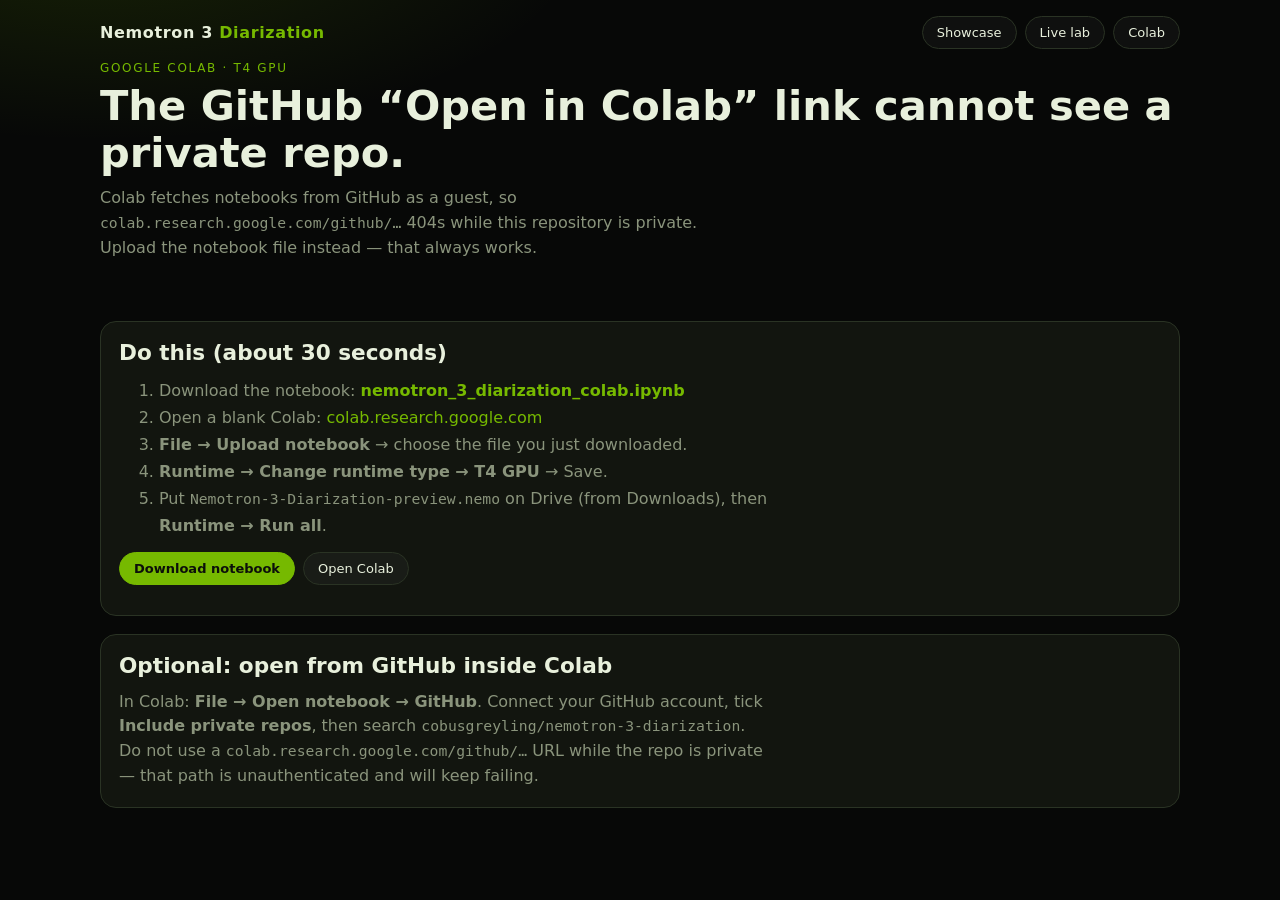
<file: static/colab.html>
<!DOCTYPE html>
<html lang="en">
<head>
  <meta charset="UTF-8" />
  <meta name="viewport" content="width=device-width, initial-scale=1" />
  <title>Open in Colab — Nemotron 3 Diarization</title>
  <link rel="stylesheet" href="/static/styles.css" />
</head>
<body>
  <nav class="nav">
    <a class="brand" href="/">Nemotron 3 <span>Diarization</span></a>
    <div class="nav-links">
      <a href="/">Showcase</a>
      <a href="/lab">Live lab</a>
      <a href="/colab">Colab</a>
    </div>
  </nav>

  <header class="hero">
    <p class="eyebrow">Google Colab · T4 GPU</p>
    <h1>The GitHub “Open in Colab” link cannot see a private repo.</h1>
    <p class="sub">
      Colab fetches notebooks from GitHub as a guest, so
      <code>colab.research.google.com/github/…</code> 404s while this repository
      is private. Upload the notebook file instead — that always works.
    </p>
  </header>

  <main>
    <section class="panel" style="margin-bottom:18px">
      <h2>Do this (about 30 seconds)</h2>
      <ol class="sub" style="max-width:70ch; line-height:1.7">
        <li>Download the notebook:
          <a href="/notebook.ipynb" download="nemotron_3_diarization_colab.ipynb"><strong>nemotron_3_diarization_colab.ipynb</strong></a>
        </li>
        <li>Open a blank Colab:
          <a href="https://colab.research.google.com/" target="_blank" rel="noopener">colab.research.google.com</a>
        </li>
        <li><strong>File → Upload notebook</strong> → choose the file you just downloaded.</li>
        <li><strong>Runtime → Change runtime type → T4 GPU</strong> → Save.</li>
        <li>Put <code>Nemotron-3-Diarization-preview.nemo</code> on Drive (from Downloads), then <strong>Runtime → Run all</strong>.</li>
      </ol>
      <div class="controls">
        <a class="btn primary" href="/notebook.ipynb" download="nemotron_3_diarization_colab.ipynb">Download notebook</a>
        <a class="btn" href="https://colab.research.google.com/" target="_blank" rel="noopener">Open Colab</a>
      </div>
    </section>

    <section class="panel">
      <h2>Optional: open from GitHub inside Colab</h2>
      <p class="sub">
        In Colab: <strong>File → Open notebook → GitHub</strong>. Connect your
        GitHub account, tick <strong>Include private repos</strong>, then search
        <code>cobusgreyling/nemotron-3-diarization</code>.
        Do not use a <code>colab.research.google.com/github/…</code> URL while
        the repo is private — that path is unauthenticated and will keep failing.
      </p>
    </section>
  </main>
</body>
</html>
</file>
<file: static/styles.css>
:root {
  --bg: #070807;
  --panel: #12150f;
  --line: #2a3324;
  --text: #e8f0dc;
  --muted: #8a947c;
  --green: #76b900;
  --green-dim: rgba(118, 185, 0, 0.16);
  --teal: #2dd4bf;
  --amber: #f5a623;
  --radius: 16px;
  font-family: "Segoe UI", system-ui, -apple-system, sans-serif;
}

* { box-sizing: border-box; }
html { scroll-behavior: smooth; }
body {
  margin: 0;
  background:
    radial-gradient(900px 420px at 8% -10%, rgba(118, 185, 0, 0.16), transparent 55%),
    var(--bg);
  color: var(--text);
  min-height: 100vh;
}
a { color: var(--green); text-decoration: none; }
a:hover { text-decoration: underline; }
code { font-family: ui-monospace, SFMono-Regular, Menlo, monospace; font-size: 0.92em; }

.nav {
  max-width: 1120px;
  margin: 0 auto;
  padding: 16px 20px 0;
  display: flex;
  justify-content: space-between;
  align-items: center;
  gap: 12px;
}
.brand { font-weight: 700; letter-spacing: 0.04em; color: var(--text); text-decoration: none; }
.brand span { color: var(--green); }
.nav-links { display: flex; gap: 8px; flex-wrap: wrap; }
.nav-links a, .btn {
  display: inline-flex;
  align-items: center;
  gap: 6px;
  border: 1px solid var(--line);
  background: rgba(255,255,255,0.03);
  color: var(--text);
  border-radius: 999px;
  padding: 8px 14px;
  font-size: 13px;
  cursor: pointer;
  text-decoration: none;
}
.nav-links a:hover, .btn:hover { border-color: var(--green); text-decoration: none; }
.btn.primary { background: var(--green); color: #0c0f0a; border-color: var(--green); font-weight: 700; }
.btn.ghost { background: transparent; }

.hero, main, .wrap { max-width: 1120px; margin: 0 auto; padding: 12px 20px 48px; }
.banner {
  width: 100%;
  max-height: 340px;
  object-fit: cover;
  border-radius: var(--radius);
  border: 1px solid var(--line);
  display: block;
  margin: 12px 0 20px;
}
.eyebrow {
  text-transform: uppercase;
  letter-spacing: 0.14em;
  font-size: 12px;
  color: var(--green);
  margin: 0 0 8px;
}
h1 { margin: 0 0 10px; font-size: clamp(1.8rem, 4vw, 2.6rem); line-height: 1.12; }
h2 { margin: 0 0 12px; font-size: 1.35rem; }
.sub { margin: 0; color: var(--muted); max-width: 64ch; line-height: 1.55; }
.embargo {
  margin: 16px 0 0;
  padding: 10px 14px;
  border: 1px solid #5a4a18;
  background: #1a1608;
  color: #e6d59a;
  border-radius: 10px;
  font-size: 13px;
}

.stats {
  display: grid;
  grid-template-columns: repeat(4, 1fr);
  gap: 12px;
  margin: 28px 0;
}
.stat {
  background: var(--panel);
  border: 1px solid var(--line);
  border-radius: var(--radius);
  padding: 16px;
}
.stat b { display: block; font-size: 1.45rem; color: var(--green); }
.stat span { color: var(--muted); font-size: 13px; }

.grid-2 {
  display: grid;
  grid-template-columns: 1.1fr 0.9fr;
  gap: 18px;
  align-items: start;
}
.panel {
  background: var(--panel);
  border: 1px solid var(--line);
  border-radius: var(--radius);
  padding: 18px;
}
.chart { width: 100%; height: auto; border-radius: 12px; background: #0c0f0a; }
.lanes-photo {
  width: 100%;
  border-radius: 12px;
  border: 1px solid var(--line);
  display: block;
}

.usecases {
  display: grid;
  grid-template-columns: repeat(5, 1fr);
  gap: 10px;
  margin-top: 16px;
}
.usecases div {
  background: var(--panel);
  border: 1px solid var(--line);
  border-radius: 12px;
  padding: 14px;
  font-size: 13px;
}
.usecases strong { display: block; margin-bottom: 6px; color: var(--green); }

.controls { display: flex; flex-wrap: wrap; gap: 8px; align-items: center; margin: 12px 0; }
.hint { color: var(--muted); font-size: 13px; margin: 8px 0 0; }
kbd {
  border: 1px solid var(--line);
  border-radius: 4px;
  padding: 1px 6px;
  background: #0c0f0a;
  font-size: 12px;
}

.lane-wrap { margin-top: 10px; }
.lane {
  display: grid;
  grid-template-columns: 150px 1fr;
  gap: 8px;
  align-items: center;
  margin: 8px 0;
}
.lane-name { font-size: 13px; color: var(--muted); }
.lane-track {
  position: relative;
  height: 28px;
  background: #0c0f0a;
  border: 1px solid var(--line);
  border-radius: 8px;
  overflow: hidden;
}
.lane-seg {
  position: absolute;
  top: 4px;
  bottom: 4px;
  border-radius: 5px;
  opacity: 0.92;
}
.overlap-band {
  position: absolute;
  top: 0;
  bottom: 0;
  background: repeating-linear-gradient(
    -45deg,
    rgba(245, 166, 35, 0.18),
    rgba(245, 166, 35, 0.18) 4px,
    transparent 4px,
    transparent 8px
  );
  pointer-events: none;
}
.playhead {
  position: absolute;
  top: 0;
  bottom: 0;
  width: 2px;
  background: #fff;
  box-shadow: 0 0 8px #fff;
  pointer-events: none;
}

.transcript { display: flex; flex-direction: column; gap: 8px; margin-top: 14px; }
.turn {
  border-left: 4px solid var(--green);
  background: #0c0f0a;
  border-radius: 0 10px 10px 0;
  padding: 10px 12px;
}
.turn .who { font-size: 12px; color: var(--muted); margin-bottom: 4px; }
.turn.active { outline: 1px solid var(--green); }
.blended {
  color: var(--muted);
  line-height: 1.55;
  padding: 10px 12px;
  background: #0c0f0a;
  border-radius: 10px;
}

.footer {
  max-width: 1120px;
  margin: 0 auto;
  padding: 8px 20px 40px;
  color: var(--muted);
  font-size: 12px;
}

@media (max-width: 900px) {
  .stats, .usecases, .grid-2 { grid-template-columns: 1fr; }
  .lane { grid-template-columns: 1fr; }
}
</file>
